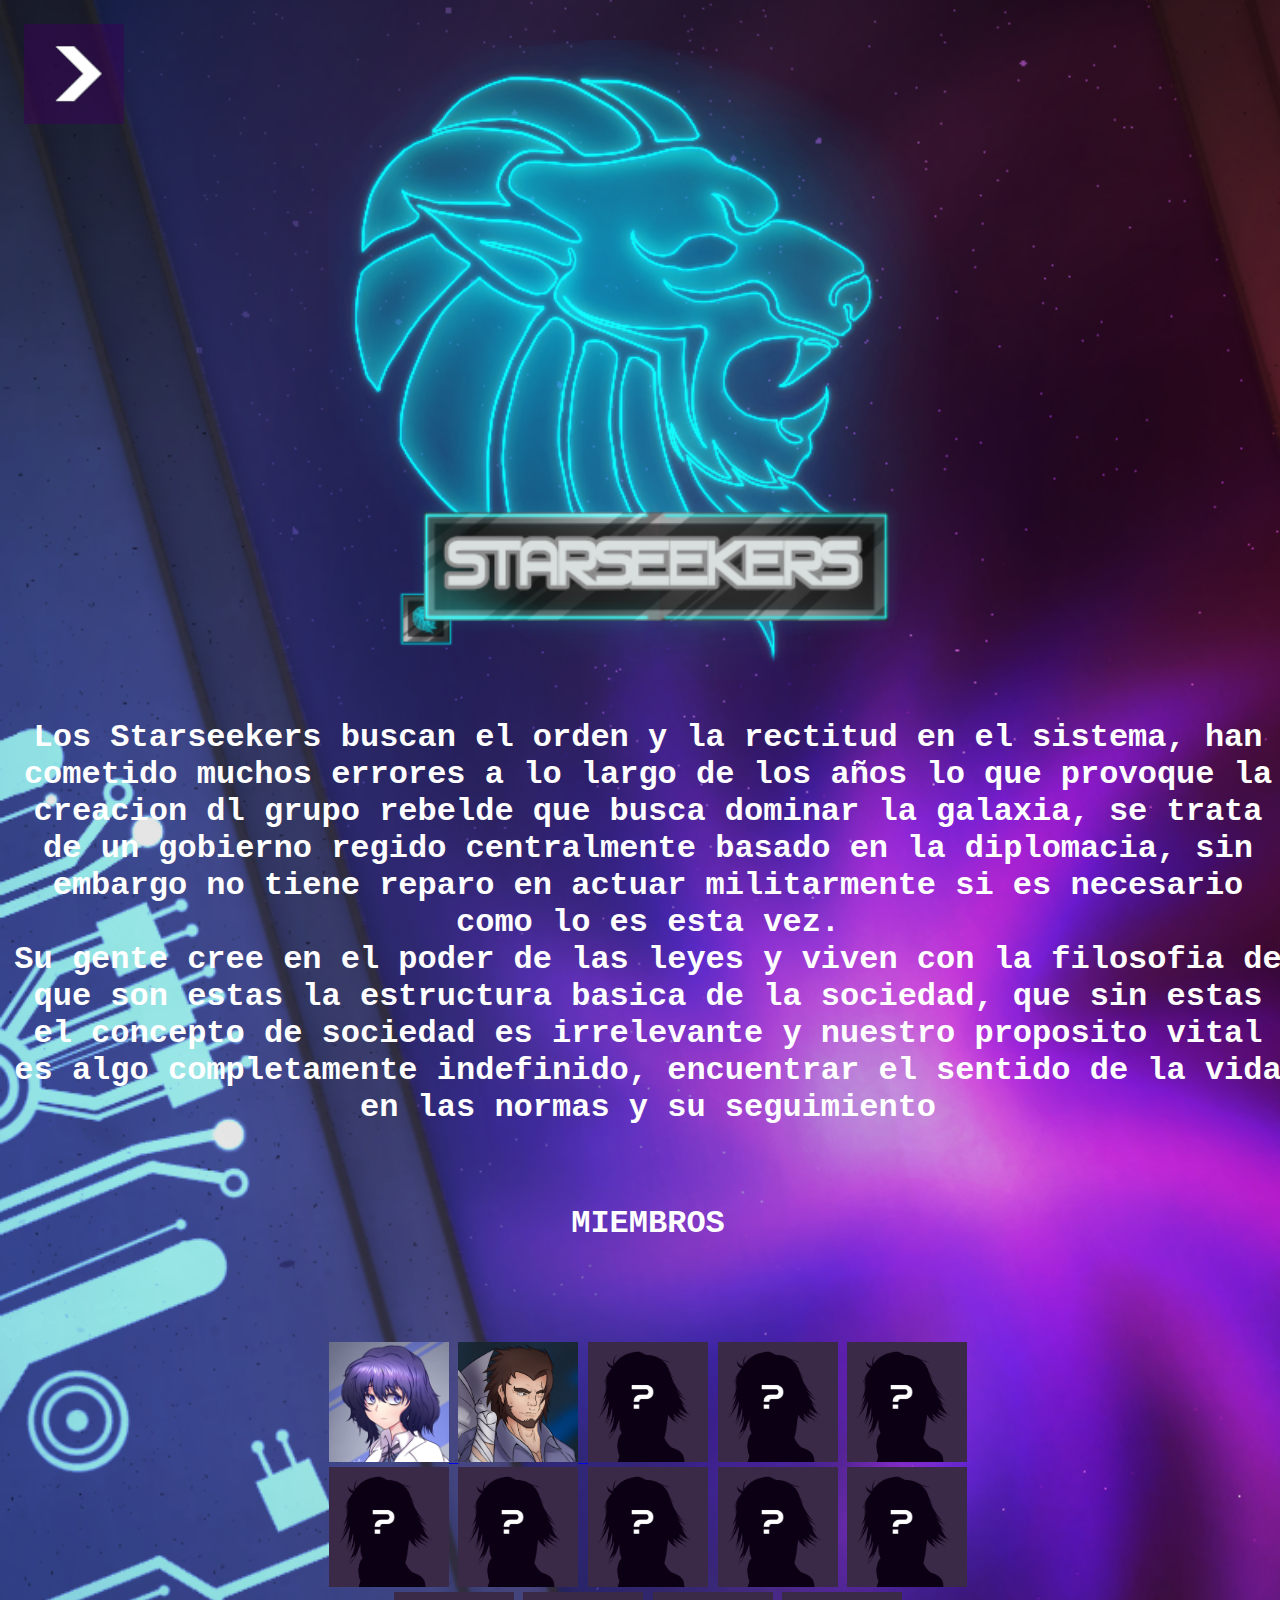
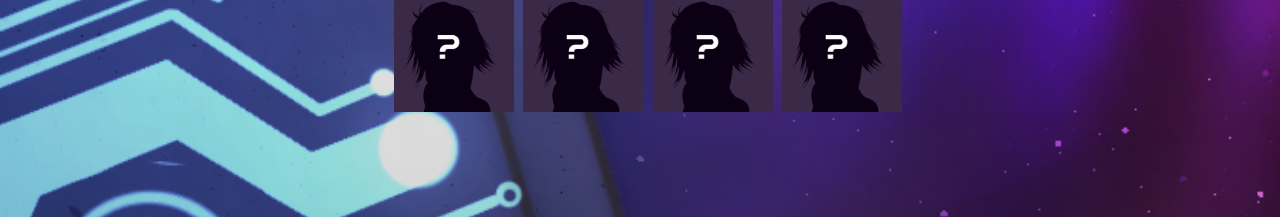
<file: equipoazul.html>
<!DOCTYPE HTML>
<html>
<head>
	<link rel="shortcut icon" href="media/logopagina.ico" type="image/x-icon">
	<title>Starseeker</title>
	<link href="css/estilol.css" rel="stylesheet">
	<style>
		body{
			background-image: url("media/backgrounds/background2.png")
		}
	</style>
</head>
	<body>
		<div id="sidebar" class="sidebar" style="width: 0px;">
<a  class="boton-cerrar" onclick="ocultar()">×</a>
<ul class="menu">
<li><a href="index.html">Campaña</a></li>
<li><a href="equipoazul.html">Starseeker</a></li>
<li><a href="equiporojo.html">Hidevoid</a></li>
<li><a href="index.html#preguntas">Preguntas frecuentes</a></li>
<li><a href="index.html#donaciones">donacion</a></li>
<li><a href="index.html#comentarios">comentarios</a></li>
</ul>
</div>	
		<div id="contenido" style="margin-left: 0px;">
			<a id="abrir" class="abrir-cerrar" href="javascript:void(0)" onclick="mostrar()" style="display: inline;"><img src="media/arrow_closed.png" style="position: fixed"></a>
			<a id="cerrar" class="abrir-cerrar" onclick="ocultar()" style="display: none;"><img src="media/arrow_open.png" style="position: fixed"></a>
</div>
		<img src="media/logos/equipoazul.png" class="imgcenter"><br>
		<div class="container " style="text-align: center"><h1>
		Los Starseekers buscan el orden y la rectitud en el sistema, han cometido muchos errores a lo largo de los años lo que provoque la creacion dl grupo rebelde que busca dominar la galaxia, se trata de un gobierno regido centralmente basado en la diplomacia, sin embargo no tiene reparo en actuar militarmente si es necesario como lo es esta vez.<br>
		Su gente cree en el poder de las leyes y viven con la filosofia de que son estas la estructura basica de la sociedad, que sin estas el concepto de sociedad es irrelevante y nuestro proposito vital es algo completamente indefinido, encuentrar el sentido de la vida en las normas y su seguimiento
</h1></div><br>
<br>

		<div class="container " style="text-align: center"><h1>MIEMBROS</h1>
			<div class="container imgcenter center">
			<a href="merry.html">
				<img src="media/scientist_icon.png" style="height: 120px;">
			</a>	
				<a href="claus.html">
				<img src="media/Claus_icon.png" style="height: 120px;">
			</a>	
			<img src="media/none_icon.png" style="height: 120px;">
			<img src="media/none_icon.png" style="height: 120px;">
			<img src="media/none_icon.png" style="height: 120px;">
			<img src="media/none_icon.png" style="height: 120px;">
			<img src="media/none_icon.png" style="height: 120px;">
			<img src="media/none_icon.png" style="height: 120px;">
			<img src="media/none_icon.png" style="height: 120px;">
			<img src="media/none_icon.png" style="height: 120px;">
			<img src="media/none_icon.png" style="height: 120px;">
			<img src="media/none_icon.png" style="height: 120px;">
			<img src="media/none_icon.png" style="height: 120px;">
			<img src="media/none_icon.png" style="height: 120px;">
		</div>
		</div>		
<script src="scripts/parallax.js"></script>
<script src="scripts/menu.js"></script>
</body>
</html>
</file>
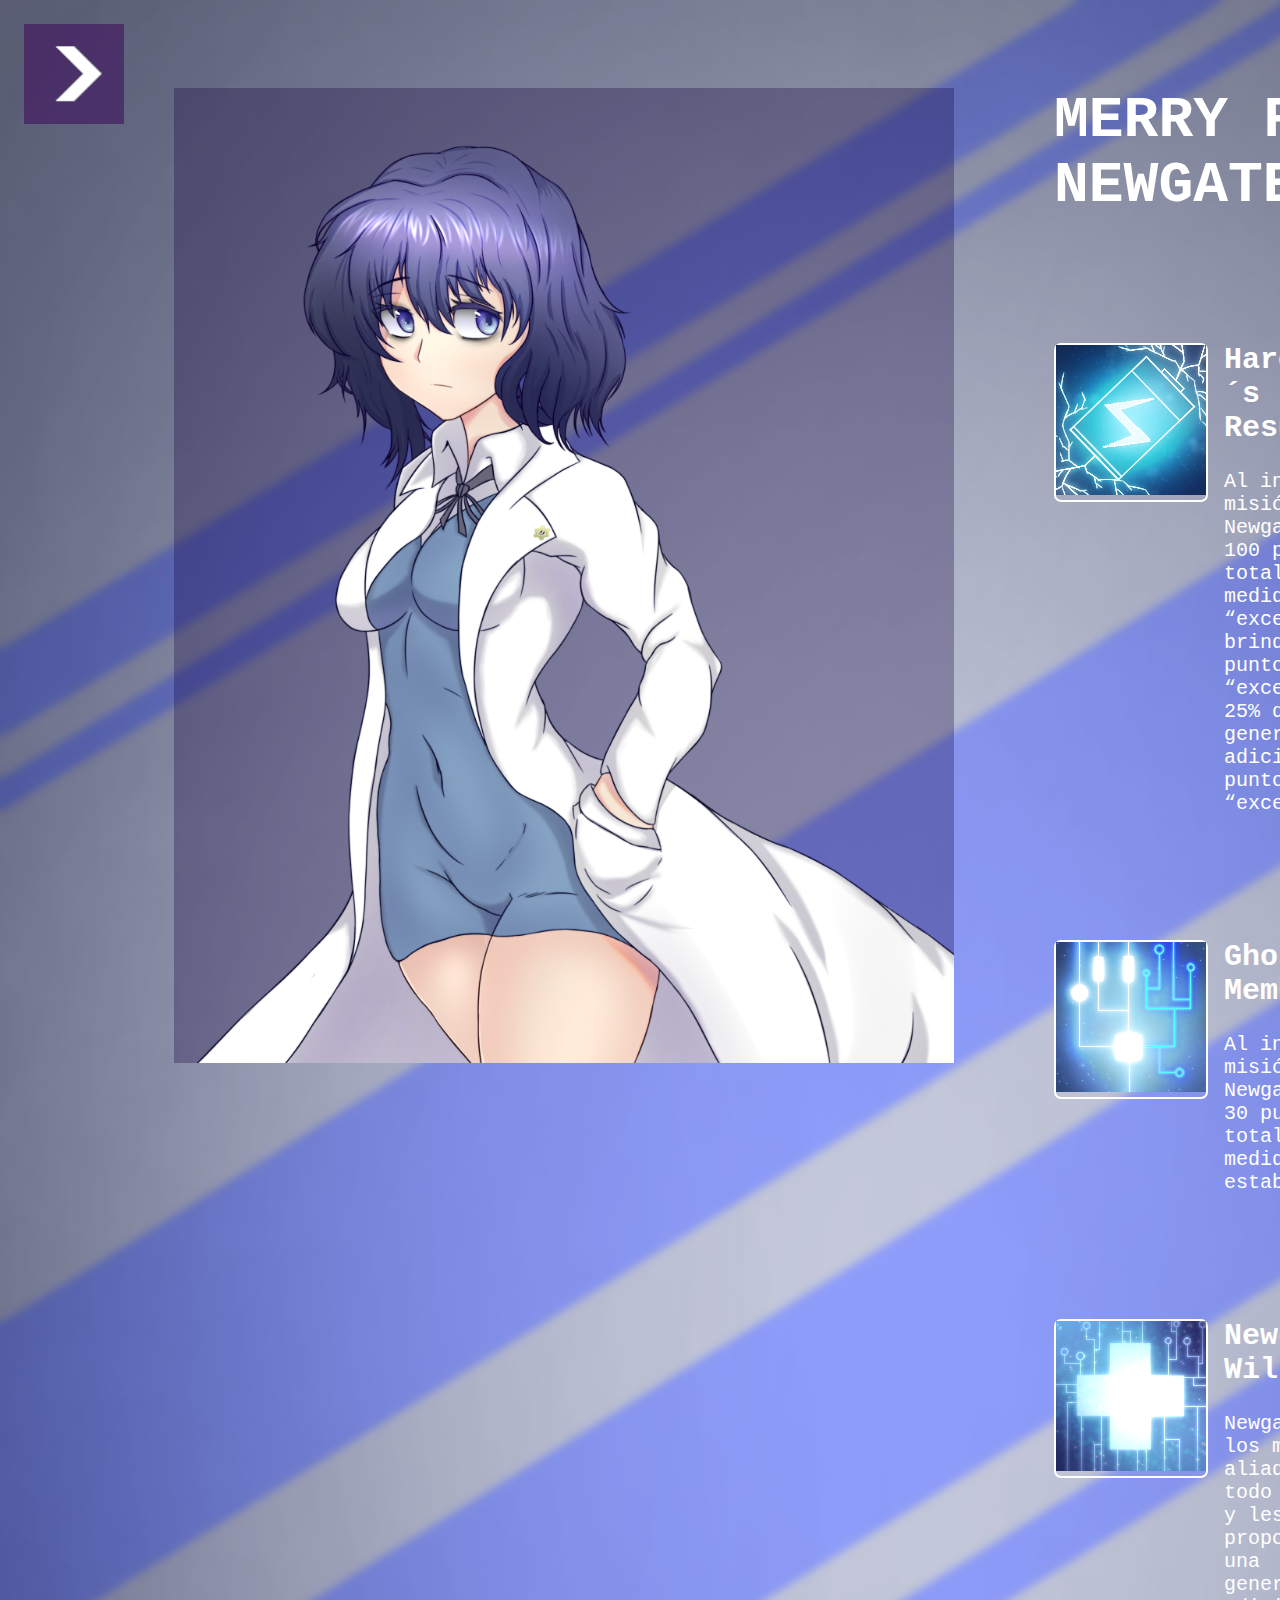
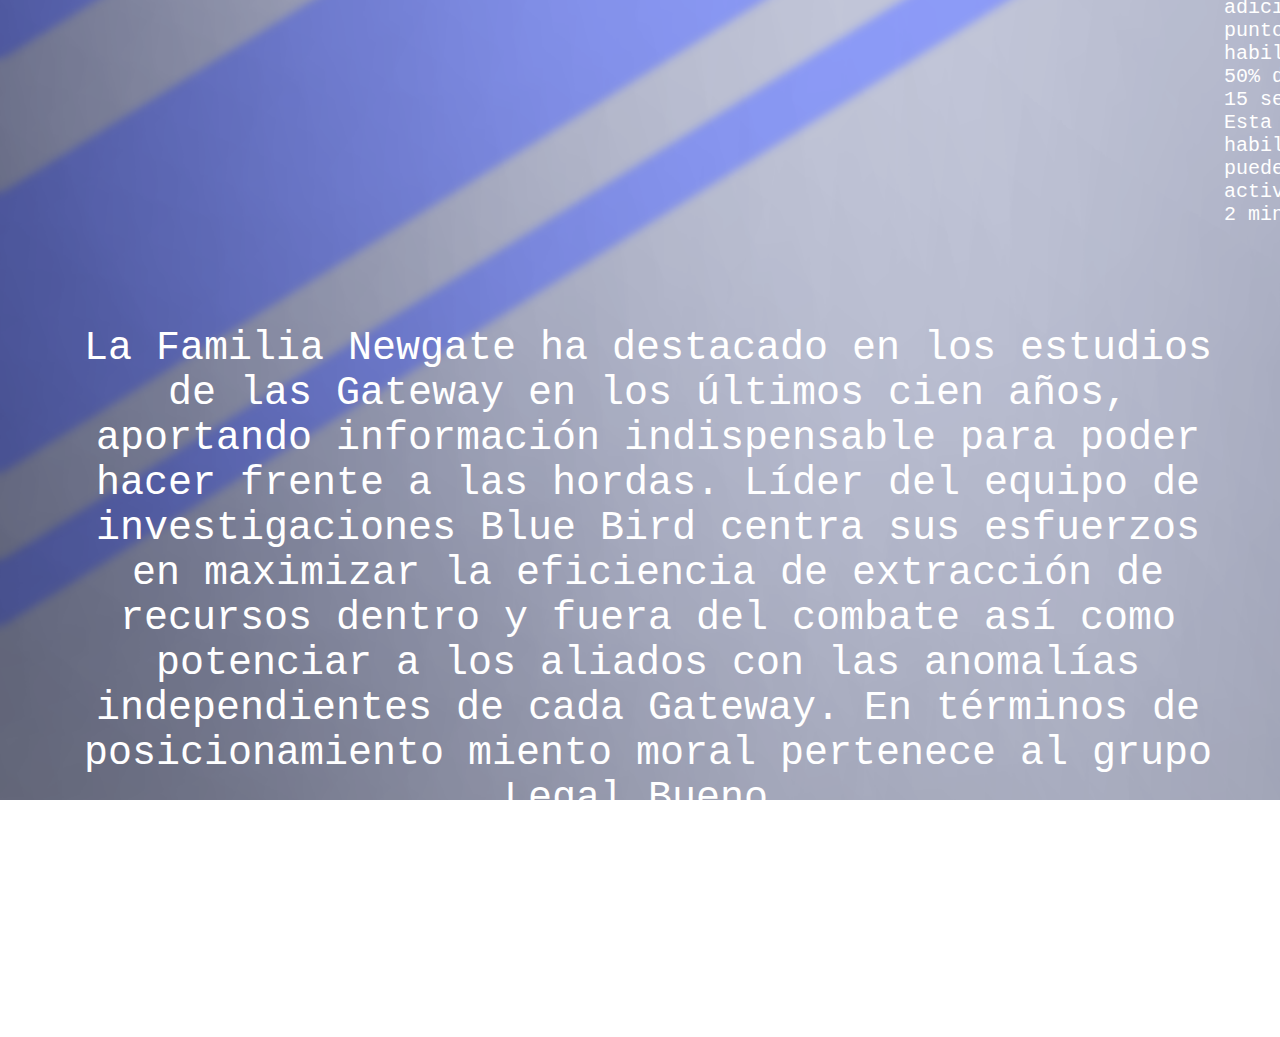
<file: merry.html>
<!DOCTYPE HTML>
<html>
<head>
	<link href="css/estilol.css" rel="stylesheet">
	<style>
	html{	
    }
	body{
		background-image: url("media/backgrounds/starseeker_bg.png")
	}</style>
</head>
			<body >
	<div id="sidebar" class="sidebar" style="width: 0px;">
<a  class="boton-cerrar" onclick="ocultar()">×</a>
<ul class="menu">
<li><a href="index.html">Campaña</a></li>
<li><a href="equipoazul.html">Starseeker</a></li>
<li><a href="equiporojo.html">Hidevoid</a></li>
<li><a href="index.html#preguntas">Preguntas frecuentes</a></li>
<li><a href="index.html#donaciones">donacion</a></li>
<li><a href="index.html#comentarios">comentarios</a></li>
</ul>
</div>	
		<div id="contenido" style="margin-left: 0px;">
			<a id="abrir" class="abrir-cerrar" href="javascript:void(0)" onclick="mostrar()" style="display: inline;"><img src="media/arrow_closed.png" style="position: fixed"></a>
			<a id="cerrar" class="abrir-cerrar" onclick="ocultar()" style="display: none;"><img src="media/arrow_open.png" style="position: fixed"></a>
			<div>
			<div class="container headermarginchar" style="display: flex">
<img src="media/personajes/scientistnofilternosign.png" style="margin-left:150px ;height: 975px; width: 780px;background-color: rgba(16, 0, 64, 0.3) ">
		<div class="container">
			<div class="abilitycontainer" style="margin-top: 0px; margin-bottom: 0px; font-size: 29px">
				<h1 style="margin-left: 0px; margin-top: 0px; margin-bottom: 0px; ">MERRY F. NEWGATE</h1>
			</div>
		  <div class="abilitycontainer">
				<div class="container">
					<div class="border">
					<img src="media/iconos/NEWGATEP.png">
					</div>
			  </div>
				<div class="abilitytext">
				  <h2 style="margin-top: 0px">Hard Work´s Results</h2>
Al iniciar la misión, Newgate añade 100 puntos totales al medidor de “exceso”, brinda 25 punto de “exceso” y 25% de generación adicional de puntos de “exceso”. </div>
			</div>

		  <div class="abilitycontainer">
				<div class="container">
					<div class="border">
					<img src="media/iconos/NEWGATEP2.png">
					</div>
			  </div>
				<div class="abilitytext">
				<h2 style="margin-top: 0px">Ghost Member</h2>
					Al iniciar la misión, Newgate añade 30 puntos totales al medidor de estabilidad.
				</div>
			</div>
		  <div class="abilitycontainer">
				<div class="container">
					<div class="border">
					<img src="media/iconos/NEWGATEU.png">
					</div>
			  </div>
				<div class="abilitytext">
				  <h2 style="margin-top: 0px">Newgate's Will</h2>
Newgate sana los mechas y aliados en todo el mapa y les proporciona una generación adicional de puntos de habilidad del 50% durante 15 segundos. Esta habilidad puede ser activada cada 2 minutos. </div>
			</div>
		</div></div>
	<div class="center container" style="font-size: 40px; text-align: center;" >
	  La Familia Newgate ha destacado en los estudios de las Gateway en los últimos cien años, aportando información indispensable para poder hacer frente a las hordas. Líder del equipo de investigaciones Blue Bird centra sus esfuerzos en maximizar la eficiencia de extracción de recursos dentro y fuera del combate así como potenciar a los aliados con las anomalías independientes de cada Gateway. En términos de posicionamiento miento moral pertenece al grupo Legal Bueno.
	</div></div>
</div>
		
<script src="scripts/parallax.js">
</script>
<script src="scripts/menu.js">
</script>
</body>
</html>
</file>
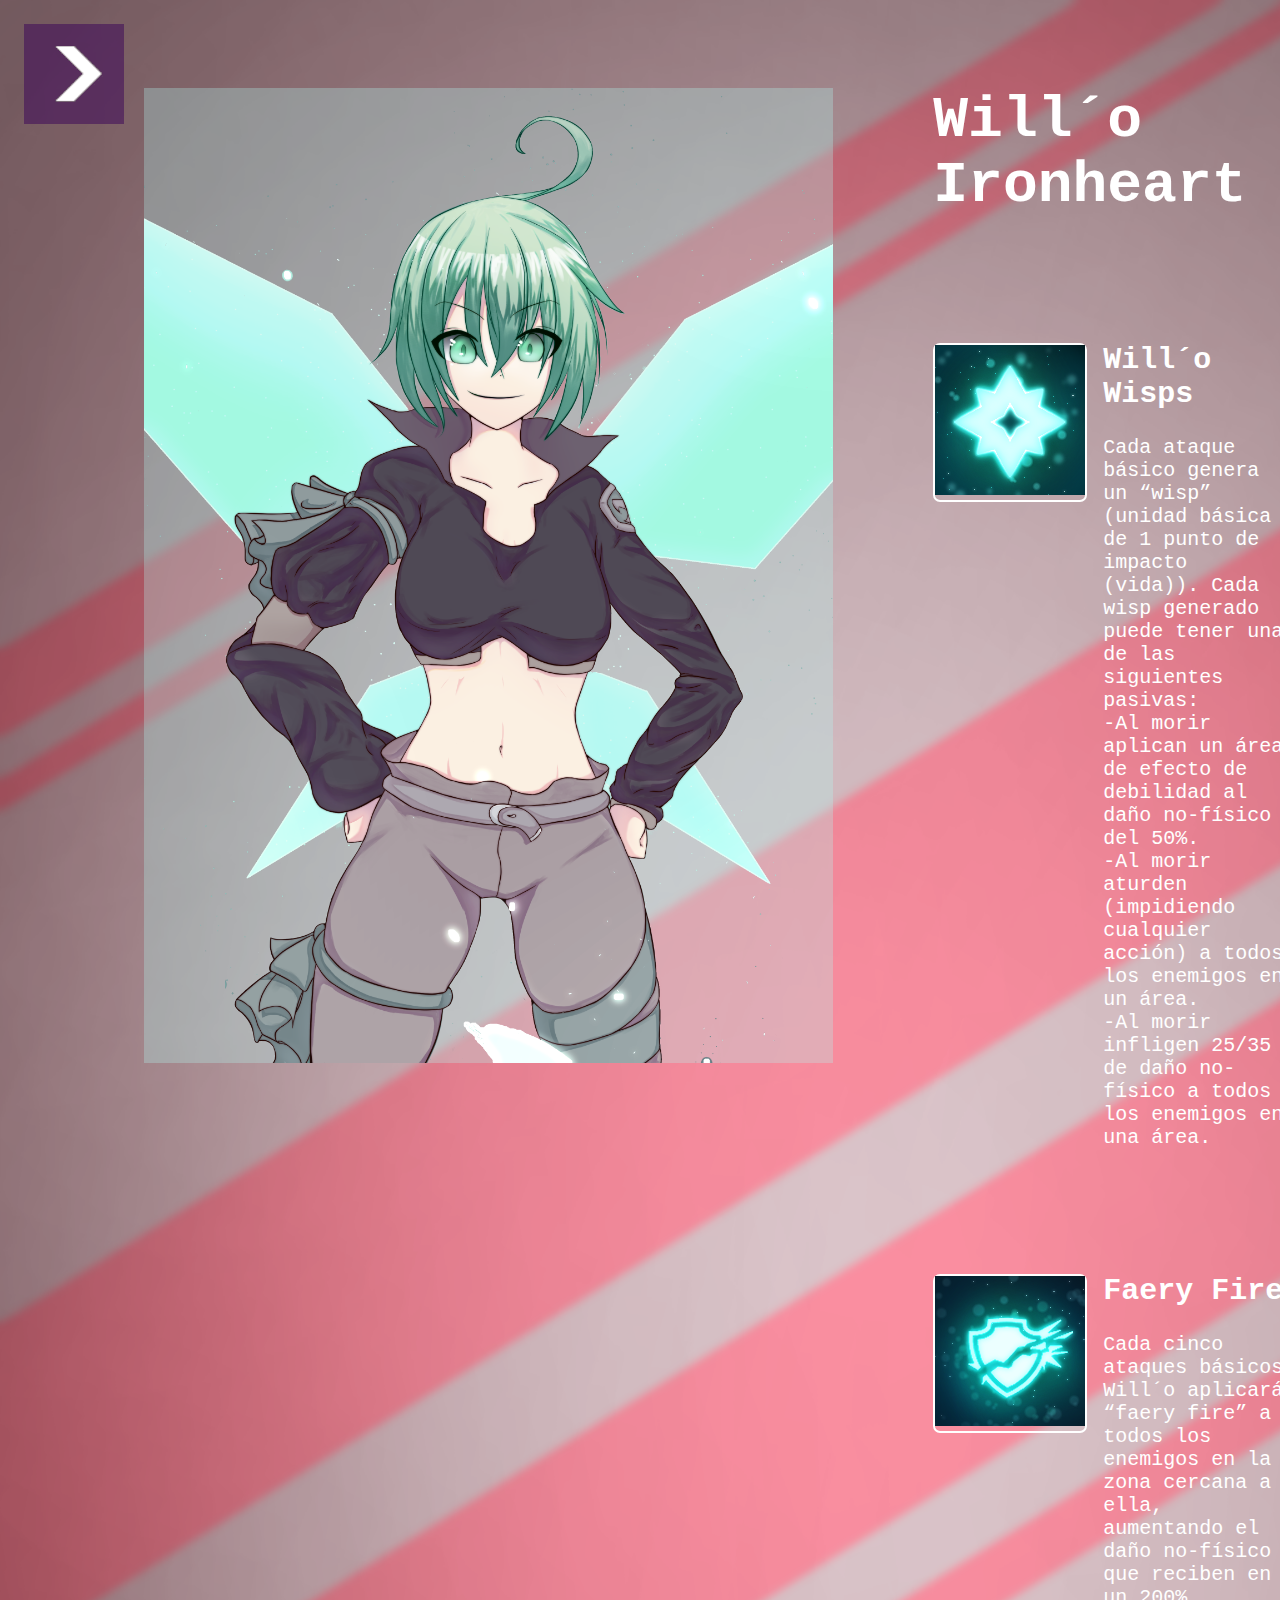
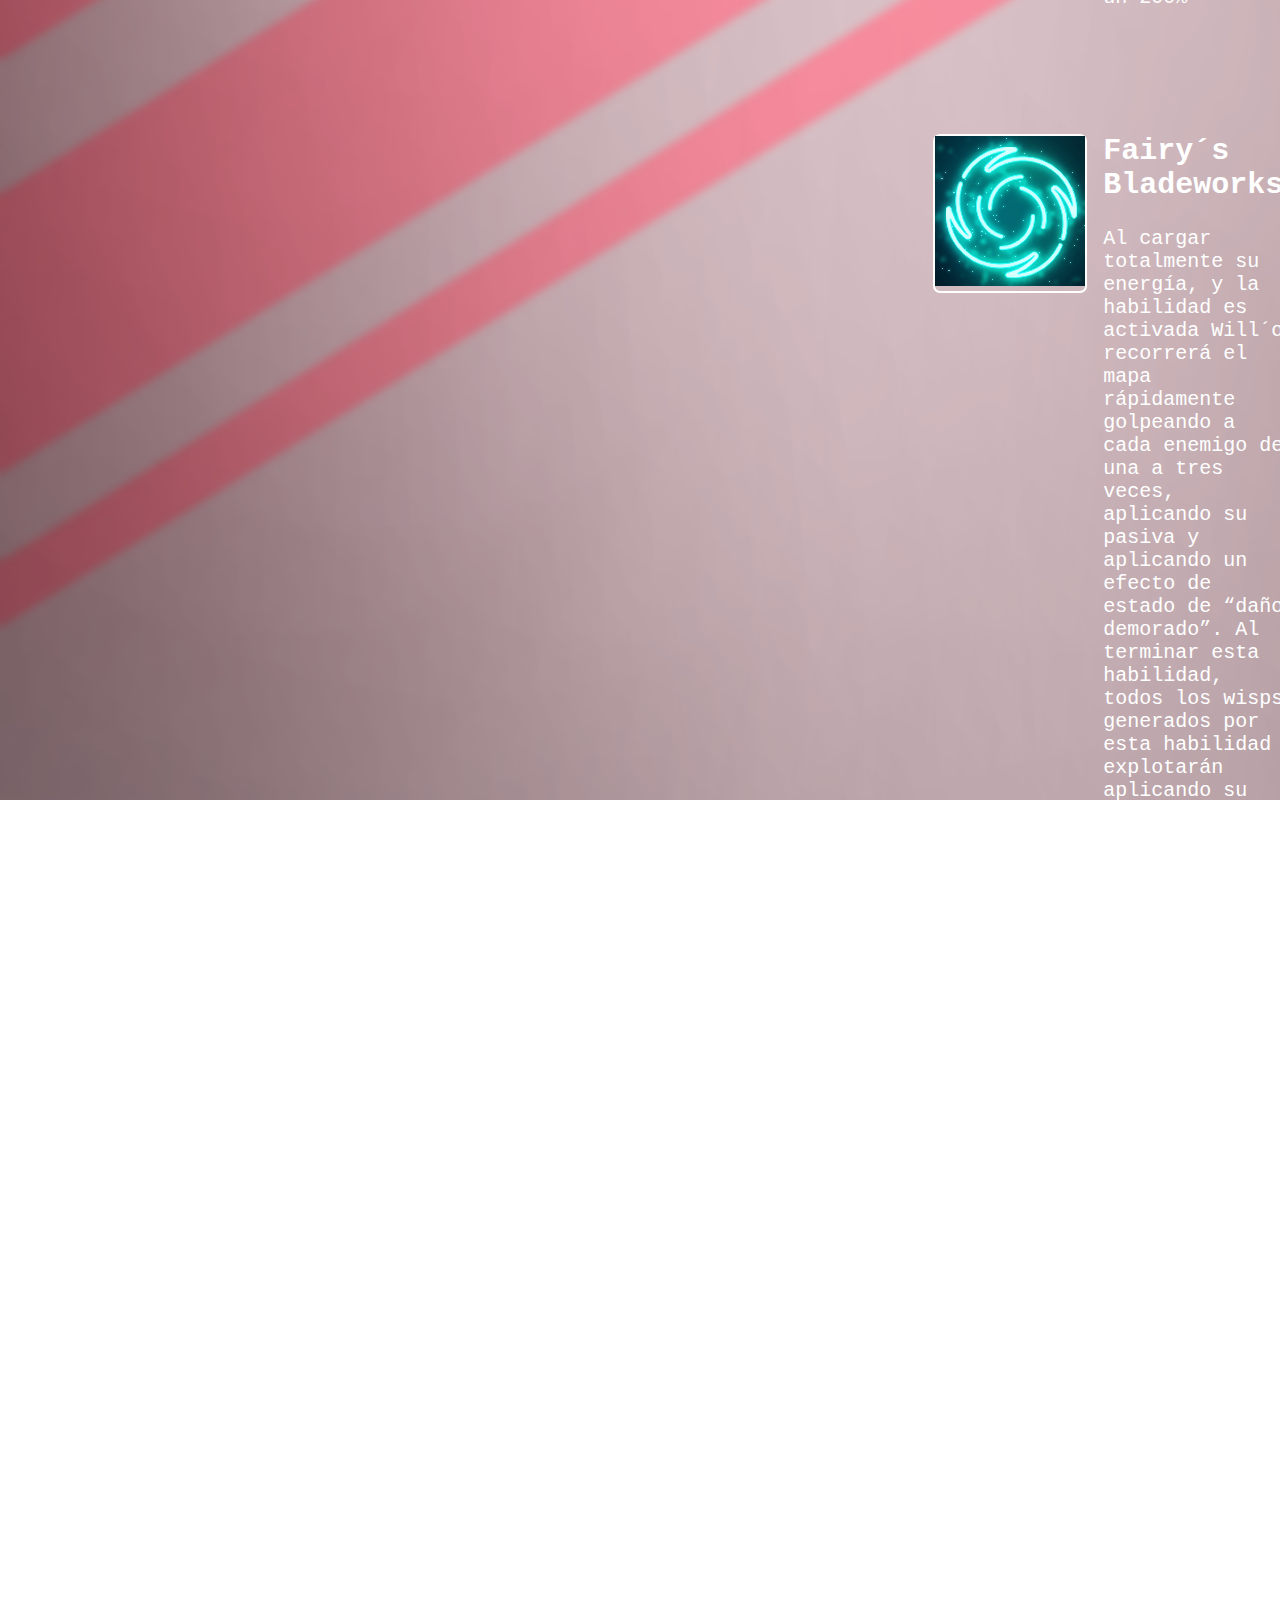
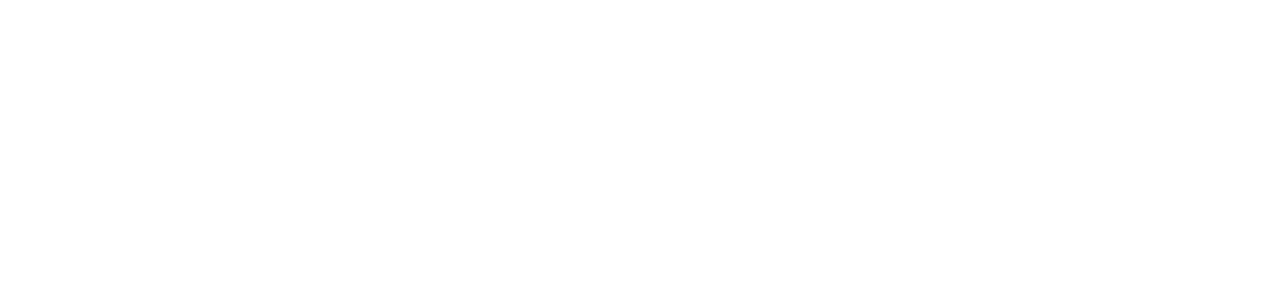
<file: willo.html>
<!DOCTYPE HTML>
<html>
<head>
	<link rel="shortcut icon" href="media/logopagina.ico" type="image/x-icon">
	<title>Gateway -Will'o</title>
	<link href="css/estilol.css" rel="stylesheet">
	<style>
	body{
		background-image: url("media/backgrounds/hidevoid_bg.png")
	}</style>
</head>
	<body >
			<div id="sidebar" class="sidebar" style="width: 0px;">
<a class="boton-cerrar" onclick="ocultar()">×</a>
<ul class="menu">
<li><a href="index.html">Campaña</a></li>
<li><a href="equipoazul.html">Starseeker</a></li>
<li><a href="equiporojo.html">Hidevoid</a></li>
<li><a href="index.html#preguntas">Preguntas frecuentes</a></li>
<li><a href="index.html#donaciones">donacion</a></li>
<li><a href="index.html#comentarios">comentarios</a></li>
</ul>
				
</div>	<div id="contenido" style="margin-left: 0px;">
			<a id="abrir" class="abrir-cerrar" href="javascript:void(0)" onclick="mostrar()" style="display: inline;"><img src="media/arrow_closed.png" style="position: fixed"></a>
			<a id="cerrar" class="abrir-cerrar" onclick="ocultar()" style="display: none;"><img src="media/arrow_open.png" style="position: fixed"></a>
		<div>
		<div class="container headermarginchar" style="display: flex">
<img src="media/personajes/WILLL_O.png" style="margin-left:120px ;height: 975px; width: 780px;background-color: rgba(179, 249, 242, 0.3) ">
		<div class="container">
			<div class="abilitycontainer" style="margin-top: 0px; margin-bottom: 0px; font-size: 29px">
				<h1 style="margin-left: 0px; margin-top: 0px; margin-bottom: 0px; ">Will´o Ironheart</h1>
			</div>
		  <div class="abilitycontainer">
				<div class="container">
					<div class="border">
					<img src="media/iconos/WILLOP.png">
					</div>
			  </div>
				<div class="abilitytext">
				  <h2 style="margin-top: 0px">Will´o Wisps</h2>
Cada ataque básico genera un “wisp” (unidad básica de 1 punto de impacto (vida)). Cada wisp generado puede tener una de las siguientes pasivas:
<br>-Al morir aplican un área de efecto de debilidad al daño no-físico del 50%.
<br>-Al morir aturden (impidiendo cualquier acción) a todos los enemigos en un área.
<br>-Al morir infligen 25/35 de daño no-físico a todos los enemigos en una área.
 </div>
			</div>

		  <div class="abilitycontainer">
				<div class="container">
					<div class="border">
					<img src="media/iconos/WILLOB.png">
					</div>
			  </div>
				<div class="abilitytext">
				<h2 style="margin-top: 0px">Faery Fire</h2>
					Cada cinco ataques básicos Will´o aplicará “faery fire” a todos los enemigos en la zona cercana a ella, aumentando el daño no-físico que reciben en un 200%
				</div>
			</div>
		  <div class="abilitycontainer">
				<div class="container">
					<div class="border">
					<img src="media/iconos/WILLOU.png">
					</div>
			  </div>
				<div class="abilitytext">
				  <h2 style="margin-top: 0px">Fairy´s Bladeworks</h2>
Al cargar totalmente su energía, y la habilidad es activada Will´o recorrerá el mapa rápidamente golpeando a cada enemigo de una a tres veces, aplicando su pasiva y aplicando un efecto de estado de “daño demorado”. Al terminar esta habilidad, todos los wisps generados por esta habilidad explotarán aplicando su pasiva en un área 200% más grande que lo normal. </div>
			</div>
		</div></div>
		</div>
	<div class="center container" style="font-size: 40px; text-align: center;" >
	  Will´o Ironheart era tan solo una niña cuando una Gateway se abrió en su poblado natal. Casi todo el pueblo fue masacrado. Aunque los Starseekers hicieron un juramento de protegerlo, nunca llegaron a su defensa. Willó presencio la masacre escondida en la mina de la familia, sin poder actuar y llena de miedo. Fue rescatada por MIDAS, líder del escuadrón Viper´s Lament y quien sería su figura paterna desde ese momento. Will´o despertó sus habilidades innatas después de este trágico incidente, adquiriendo los atributos necesarios para poder pertenecer a Viper´s Lament y pelear al lado de MIDAS para que la tragedia que a ella le sucedió no se repita.
	</div></div>
<script src="scripts/parallax.js"></script>
<script src="scripts/menu.js"></script>
</body>
</html>
</file>
<file: css/estilol.css>
@charset "utf-8";
/* CSS Document */
html{
	color: white;
	font-family:Consolas, "Andale Mono", "Lucida Console", "Lucida Sans Typewriter", Monaco, "Courier New", "monospace";
}
body {   
	overflow-x: hidden;
	min-width: 100%;
	background-size:1920px auto;;
  background-repeat: no-repeat;
	margin-bottom: 100px;
  
}
.container{	
}
.headermarginchar{
	margin-top: 64px;
}
.abilitycontainer {
	display: flex;
	margin-top: 125px;
	margin-left: 100px;
	margin-right:4px;
	
}
.abilitytext {
	margin-left: 16px;
	margin-RIGHT: 8px;
	font-size: 20px;
	
}
.center{
	display: flex;
	margin-top: 100px;
	margin-left: 50px;
	margin-right:50px;
	margin-bottom: 100px;
	
}
.leftcontainer {
	display: flex;
	margin-top: 0px;
	margin-left: 50px;
	margin-right:600px;
	
}
.rightcontainer {
	display: flex;
	margin-top: 0px;
	margin-left: 600px;
	margin-right:50px;
	
}
.rightcentrecontainer {
	display: flex;
	margin-top: 0px;
	margin-left: 16vw;
	margin-right:4vw;
	
}
.rightcentrecontainer {

	margin-left: 17vw;	
	font-size: 0px;
}
.rightimgcontainer {

	margin-right: 8vw;	
}
.leftimgcontainer {

	margin-left: 8vw;	
}
.border
{
	border: 2px solid #ffffff;
	border-radius: 7px;
}
.imgcenter{
	display: block;
  margin-left: auto;
  margin-right: auto;
  width: 50%;
}
.sidebar {
    position: fixed;
    height: 100%;
    width: 0;
    top: 0;
    left: 0;
    z-index: 1;
    background-color: rgba(16, 0, 64, 0.5);
    overflow-x: hidden;
    transition: 0.4s;
    padding: 1rem 0;
    box-sizing:border-box;
}

.sidebar .boton-cerrar {
    position: absolute;
    top: 0.5rem;
    right: 1rem;
    font-size: 2rem;
    display: block;
    padding: 0;
    line-height: 1.5rem;
    margin: 0;
    height: 32px;
    width: 32px;
    text-align: center;
    vertical-align: top;
}

.sidebar ul, .sidebar li{
    margin:0;
	margin-bottom: 100px;
    padding:0;
    list-style:none inside;
}

.sidebar ul {
    margin: 4rem auto;
    display: block;
    width: 80%;
    min-width:200px;
}

.sidebar a {
	font-family: Consolas, "Andale Mono", "Lucida Console", "Lucida Sans Typewriter", Monaco, "Courier New", "monospace";
    display: block;
    font-size: 120%;
    color: #eee;
    text-decoration: none;
    
}

.sidebar a:hover{
    color:#fff;

}
.abrir-cerrar {
    color: rgba(16, 0, 64, 0.3);
    font-size:1rem;   
}

#abrir {
    
}
#cerrar {
    display:none;
}
#contenido {
    transition: margin-left .4s;
    padding: 1rem;
}
.w3-padding-64{padding-top:64px!important;padding-bottom:64px!important}
.w3-center {
    text-align: center!important;
	margin: auto;
  width: 50%;
}
.w3-row-padding, .w3-row-padding>.w3-half, .w3-row-padding>.w3-third, .w3-row-padding>.w3-twothird, .w3-row-padding>.w3-threequarter, .w3-row-padding>.w3-quarter, .w3-row-padding>.w3-col {
    padding: 0 8px;
}
.w3-margin-bottom {
    margin-bottom: 16px!important;
}
.w3-col.m4, .w3-full {
    width: 25%;
}
.w3-col, .w3-half, .w3-third, .w3-twothird, .w3-threequarter, .w3-quarter {
    float: left;
    width: 300px;
}

.w3-ul {
    list-style-type: none;
    padding: 0;
    margin: 0;
}
.w3-ul li {
    padding: 8px 16px;
}
.w3-container:after, .w3-container:before, .w3-panel:after, .w3-panel:before, .w3-row:after, .w3-row:before, .w3-row-padding:after, .w3-row-padding:before, .w3-cell-row:before, .w3-cell-row:after, .w3-clear:after, .w3-clear:before, .w3-bar:before, .w3-bar:after {
    content: "";
    display: table;
    clear: both;
}
.w3-button{width:100%;text-align:left;padding:8px 16px;background-color:#3E114F;color: aliceblue}
.w3-button:hover{color:#000!important;background-color:#C58AFF}
</file>
